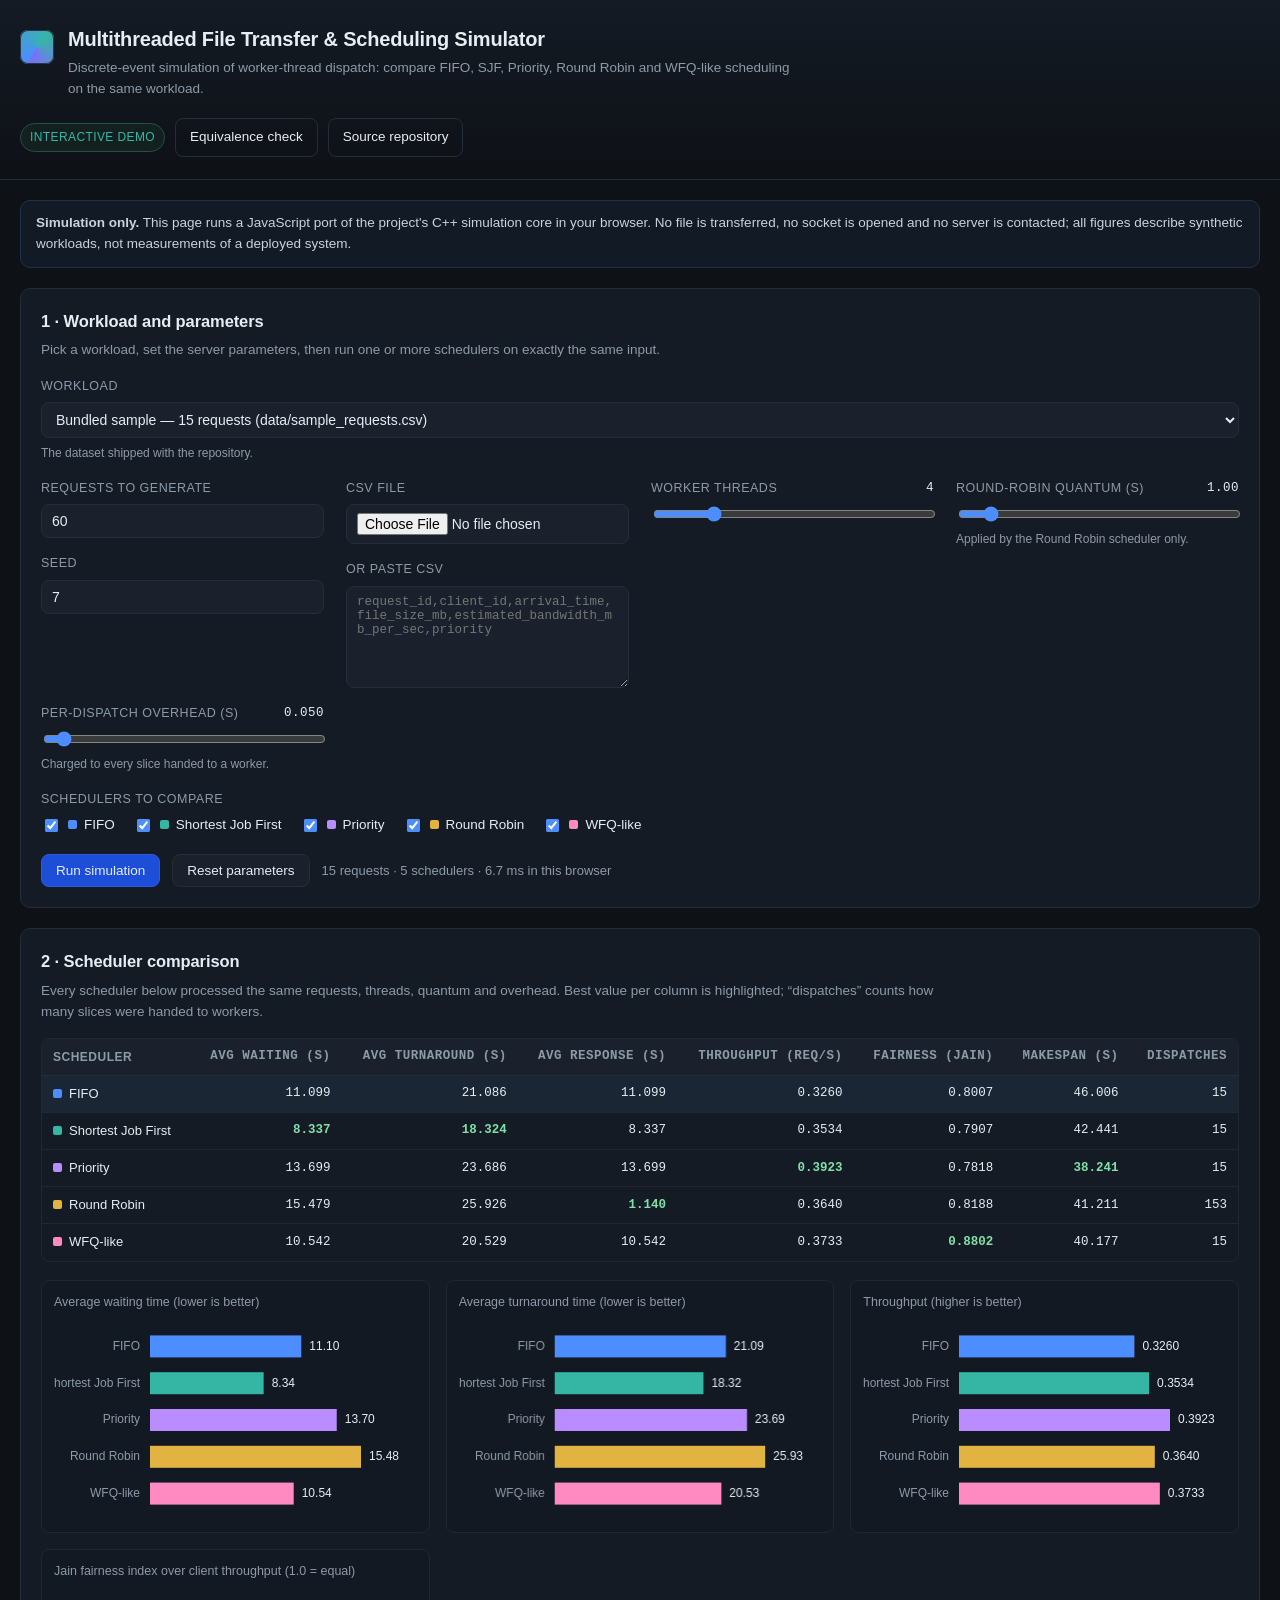
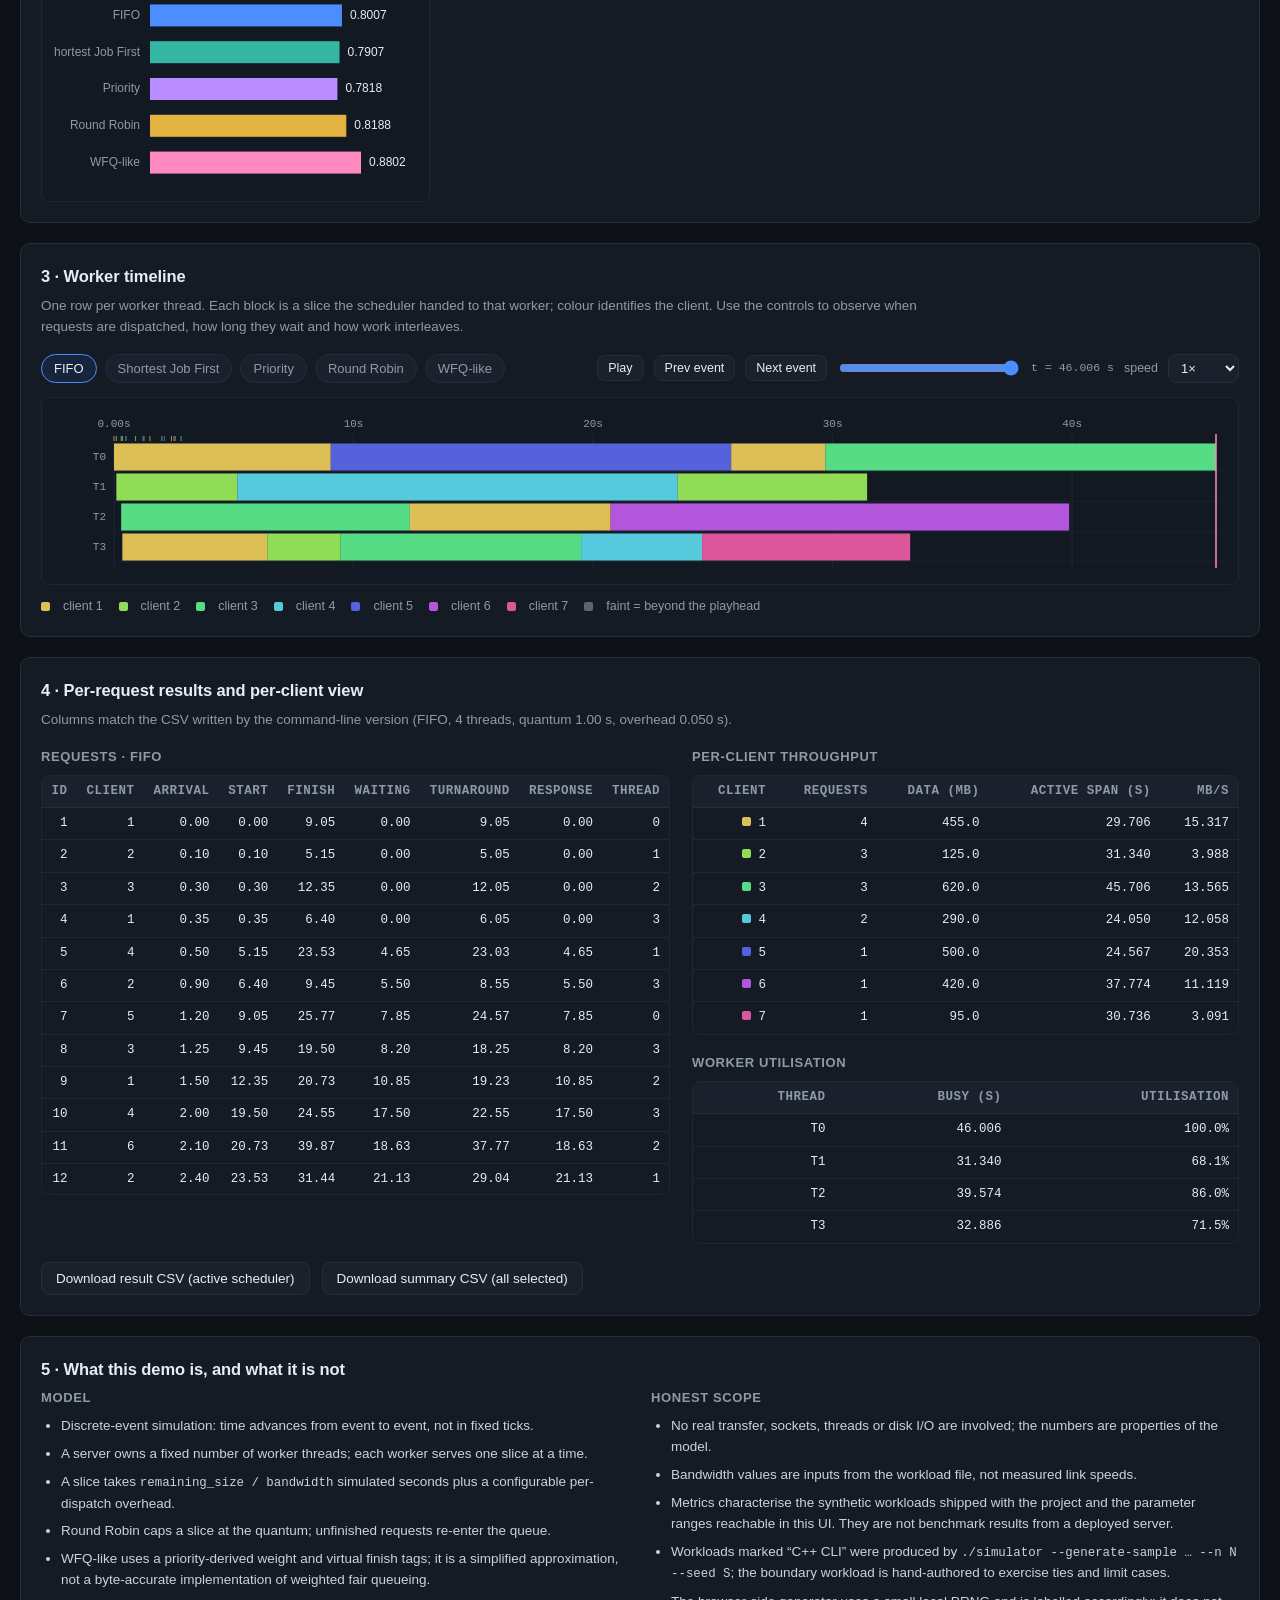
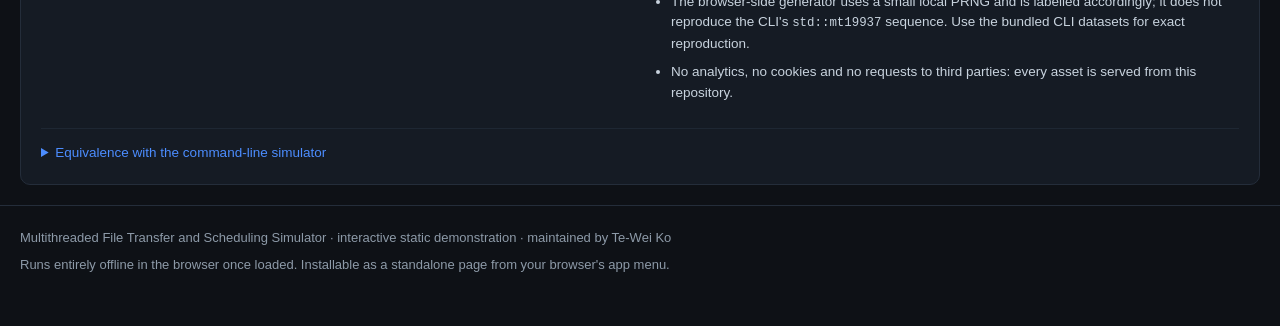
<file: docs/index.html>
<!DOCTYPE html>
<html lang="en">
<head>
<meta charset="utf-8">
<meta name="viewport" content="width=device-width, initial-scale=1">
<title>Multithreaded File Transfer &amp; Scheduling Simulator — Interactive Demo</title>
<meta name="description" content="Interactive in-browser demonstration of five transfer scheduling strategies (FIFO, SJF, Priority, Round Robin, WFQ-like) over a discrete-event simulation of worker threads.">
<meta name="theme-color" content="#0e1116">
<link rel="manifest" href="manifest.json">
<link rel="icon" href="icons/icon-192.png">
<link rel="stylesheet" href="styles.css">
</head>
<body data-status="loading">

<header class="site-header">
  <div class="wrap header-inner">
    <div class="brand">
      <span class="brand-mark" aria-hidden="true"></span>
      <div>
        <h1>Multithreaded File Transfer &amp; Scheduling Simulator</h1>
        <p class="tagline">Discrete-event simulation of worker-thread dispatch: compare FIFO, SJF, Priority, Round Robin and WFQ-like scheduling on the same workload.</p>
      </div>
    </div>
    <div class="header-links">
      <span class="badge" id="badge-mode">interactive demo</span>
      <a class="btn btn-ghost" href="verify.html">Equivalence check</a>
      <a class="btn btn-ghost" href="https://github.com/TeWei02/multithreaded-file-transfer-scheduler-simulator" target="_blank" rel="noopener">Source repository</a>
    </div>
  </div>
</header>

<div class="wrap">

  <div class="notice notice-info" id="status-banner" role="status">
    <strong>Simulation only.</strong> This page runs a JavaScript port of the project's C++ simulation core in your browser. No file is transferred, no socket is opened and no server is contacted; all figures describe synthetic workloads, not measurements of a deployed system.
  </div>
  <div class="notice notice-error" id="error-banner" hidden></div>

  <!-- ===================== CONTROLS ===================== -->
  <section class="panel" id="panel-controls">
    <div class="panel-head">
      <h2>1 · Workload and parameters</h2>
      <p class="panel-sub">Pick a workload, set the server parameters, then run one or more schedulers on exactly the same input.</p>
    </div>

    <div class="control-grid">
      <div class="field field-wide">
        <label for="workload-select">Workload</label>
        <select id="workload-select"></select>
        <p class="hint" id="workload-note"></p>
      </div>

      <div class="field" id="gen-fields" hidden>
        <label for="gen-n">Requests to generate</label>
        <input type="number" id="gen-n" min="1" max="400" step="1" value="60">
        <label for="gen-seed" class="mt">Seed</label>
        <input type="number" id="gen-seed" min="0" max="999999" step="1" value="7">
      </div>

      <div class="field" id="csv-fields" hidden>
        <label for="csv-file">CSV file</label>
        <input type="file" id="csv-file" accept=".csv,text/csv">
        <label for="csv-text" class="mt">or paste CSV</label>
        <textarea id="csv-text" rows="6" spellcheck="false" placeholder="request_id,client_id,arrival_time,file_size_mb,estimated_bandwidth_mb_per_sec,priority"></textarea>
      </div>

      <div class="field">
        <label for="threads">Worker threads <output id="threads-out">4</output></label>
        <input type="range" id="threads" min="1" max="16" step="1" value="4">
      </div>

      <div class="field">
        <label for="quantum">Round-Robin quantum (s) <output id="quantum-out">1.00</output></label>
        <input type="range" id="quantum" min="0.05" max="10" step="0.05" value="1">
        <p class="hint">Applied by the Round Robin scheduler only.</p>
      </div>

      <div class="field">
        <label for="overhead">Per-dispatch overhead (s) <output id="overhead-out">0.050</output></label>
        <input type="range" id="overhead" min="0" max="1" step="0.005" value="0.05">
        <p class="hint">Charged to every slice handed to a worker.</p>
      </div>

      <div class="field field-wide">
        <label>Schedulers to compare</label>
        <div class="checks" id="scheduler-checks"></div>
      </div>
    </div>

    <div class="actions">
      <button class="btn btn-primary" id="run-btn">Run simulation</button>
      <button class="btn" id="reset-btn">Reset parameters</button>
      <span class="run-status" id="run-status"></span>
    </div>
  </section>

  <!-- ===================== SUMMARY ===================== -->
  <section class="panel" id="panel-summary">
    <div class="panel-head">
      <h2>2 · Scheduler comparison</h2>
      <p class="panel-sub">
        Every scheduler below processed the same requests, threads, quantum and overhead.
        Best value per column is highlighted; “dispatches” counts how many slices were handed to workers.
      </p>
    </div>
    <div class="table-scroll">
      <table class="data-table" id="summary-table">
        <thead>
          <tr>
            <th>Scheduler</th>
            <th class="num">Avg waiting (s)</th>
            <th class="num">Avg turnaround (s)</th>
            <th class="num">Avg response (s)</th>
            <th class="num">Throughput (req/s)</th>
            <th class="num">Fairness (Jain)</th>
            <th class="num">Makespan (s)</th>
            <th class="num">Dispatches</th>
          </tr>
        </thead>
        <tbody></tbody>
      </table>
    </div>
    <div class="chart-grid">
      <figure class="chart">
        <figcaption>Average waiting time (lower is better)</figcaption>
        <canvas id="chart-waiting" height="200"></canvas>
      </figure>
      <figure class="chart">
        <figcaption>Average turnaround time (lower is better)</figcaption>
        <canvas id="chart-turnaround" height="200"></canvas>
      </figure>
      <figure class="chart">
        <figcaption>Throughput (higher is better)</figcaption>
        <canvas id="chart-throughput" height="200"></canvas>
      </figure>
      <figure class="chart">
        <figcaption>Jain fairness index over client throughput (1.0 = equal)</figcaption>
        <canvas id="chart-fairness" height="200"></canvas>
      </figure>
    </div>
  </section>

  <!-- ===================== TIMELINE ===================== -->
  <section class="panel" id="panel-timeline">
    <div class="panel-head">
      <h2>3 · Worker timeline</h2>
      <p class="panel-sub">
        One row per worker thread. Each block is a slice the scheduler handed to that worker; colour identifies the client.
        Use the controls to observe when requests are dispatched, how long they wait and how work interleaves.
      </p>
    </div>
    <div class="timeline-controls">
      <div class="scheduler-tabs" id="scheduler-tabs" role="tablist"></div>
      <div class="playback">
        <button class="btn btn-small" id="play-btn">Play</button>
        <button class="btn btn-small" id="step-prev" title="Jump to previous dispatch">Prev event</button>
        <button class="btn btn-small" id="step-next" title="Jump to next dispatch">Next event</button>
        <label for="scrub" class="sr-only">Timeline position</label>
        <input type="range" id="scrub" min="0" max="1" step="0.001" value="0">
        <span class="mono" id="clock">t = 0.000 s</span>
        <label for="speed">speed</label>
        <select id="speed">
          <option value="0.25">0.25×</option>
          <option value="0.5">0.5×</option>
          <option value="1" selected>1×</option>
          <option value="2">2×</option>
          <option value="4">4×</option>
        </select>
      </div>
    </div>
    <div class="gantt-wrap">
      <canvas id="gantt" height="260"></canvas>
      <div class="tooltip" id="gantt-tooltip" hidden></div>
    </div>
    <div class="legend" id="gantt-legend"></div>
  </section>

  <!-- ===================== DETAIL ===================== -->
  <section class="panel" id="panel-detail">
    <div class="panel-head">
      <h2>4 · Per-request results and per-client view</h2>
      <p class="panel-sub" id="detail-sub">Columns match the CSV written by the command-line version.</p>
    </div>
    <div class="detail-grid">
      <div>
        <h3 class="sub-head">Requests <span class="muted" id="detail-scheduler-label"></span></h3>
        <div class="table-scroll table-tall">
          <table class="data-table compact" id="detail-table">
            <thead>
              <tr>
                <th class="num">ID</th>
                <th class="num">client</th>
                <th class="num">arrival</th>
                <th class="num">start</th>
                <th class="num">finish</th>
                <th class="num">waiting</th>
                <th class="num">turnaround</th>
                <th class="num">response</th>
                <th class="num">thread</th>
              </tr>
            </thead>
            <tbody></tbody>
          </table>
        </div>
      </div>
      <div>
        <h3 class="sub-head">Per-client throughput</h3>
        <div class="table-scroll">
          <table class="data-table compact" id="client-table">
            <thead>
              <tr>
                <th class="num">client</th>
                <th class="num">requests</th>
                <th class="num">data (MB)</th>
                <th class="num">active span (s)</th>
                <th class="num">MB/s</th>
              </tr>
            </thead>
            <tbody></tbody>
          </table>
        </div>
        <h3 class="sub-head">Worker utilisation</h3>
        <div class="table-scroll">
          <table class="data-table compact" id="worker-table">
            <thead>
              <tr><th class="num">thread</th><th class="num">busy (s)</th><th class="num">utilisation</th></tr>
            </thead>
            <tbody></tbody>
          </table>
        </div>
      </div>
    </div>
    <div class="actions">
      <button class="btn" id="export-results-btn">Download result CSV (active scheduler)</button>
      <button class="btn" id="export-summary-btn">Download summary CSV (all selected)</button>
    </div>
  </section>

  <!-- ===================== METHOD ===================== -->
  <section class="panel" id="panel-method">
    <div class="panel-head">
      <h2>5 · What this demo is, and what it is not</h2>
    </div>
    <div class="method-grid">
      <div>
        <h3 class="sub-head">Model</h3>
        <ul>
          <li>Discrete-event simulation: time advances from event to event, not in fixed ticks.</li>
          <li>A server owns a fixed number of worker threads; each worker serves one slice at a time.</li>
          <li>A slice takes <span class="mono">remaining_size / bandwidth</span> simulated seconds plus a configurable per-dispatch overhead.</li>
          <li>Round Robin caps a slice at the quantum; unfinished requests re-enter the queue.</li>
          <li>WFQ-like uses a priority-derived weight and virtual finish tags; it is a simplified approximation, not a byte-accurate implementation of weighted fair queueing.</li>
        </ul>
      </div>
      <div>
        <h3 class="sub-head">Honest scope</h3>
        <ul>
          <li>No real transfer, sockets, threads or disk I/O are involved; the numbers are properties of the model.</li>
          <li>Bandwidth values are inputs from the workload file, not measured link speeds.</li>
          <li>Metrics characterise the synthetic workloads shipped with the project and the parameter ranges reachable in this UI. They are not benchmark results from a deployed server.</li>
          <li>Workloads marked “C++ CLI” were produced by <span class="mono">./simulator --generate-sample … --n N --seed S</span>; the boundary workload is hand-authored to exercise ties and limit cases.</li>
          <li>The browser-side generator uses a small local PRNG and is labelled accordingly; it does not reproduce the CLI's <span class="mono">std::mt19937</span> sequence. Use the bundled CLI datasets for exact reproduction.</li>
          <li>No analytics, no cookies and no requests to third parties: every asset is served from this repository.</li>
        </ul>
      </div>
    </div>
    <details class="details">
      <summary>Equivalence with the command-line simulator</summary>
      <p>
        The JavaScript core (<span class="mono">engine.js</span>) mirrors the C++ modules <span class="mono">scheduler</span>,
        <span class="mono">simulation_engine</span> and <span class="mono">metrics</span> operation by operation, including the
        heap procedures used by the C++ standard library implementation and the tie-breaking rules among equal keys.
        Across 12 reference configurations and all five schedulers the port reproduces 2455 per-request rows and 60
        summary rows of the command-line output; the largest deviation observed is 4.99e-5, inside the four-decimal
        rounding of the CSV the CLI writes. You can re-run the whole comparison yourself on the
        <a href="verify.html">equivalence check page</a>: it replays those twelve workloads in your browser against the
        CSV files recorded from the command-line simulator, which are stored as plain text in
        <span class="mono">oracle_bundle.js</span>.
      </p>
    </details>
  </section>

</div>

<footer class="site-footer">
  <div class="wrap">
    <p>Multithreaded File Transfer and Scheduling Simulator · interactive static demonstration · maintained by Te-Wei Ko</p>
    <p class="muted">Runs entirely offline in the browser once loaded. Installable as a standalone page from your browser's app menu.</p>
  </div>
</footer>

<pre id="diag" hidden></pre>

<script src="engine.js"></script>
<script src="app.js"></script>
</body>
</html>
</file>
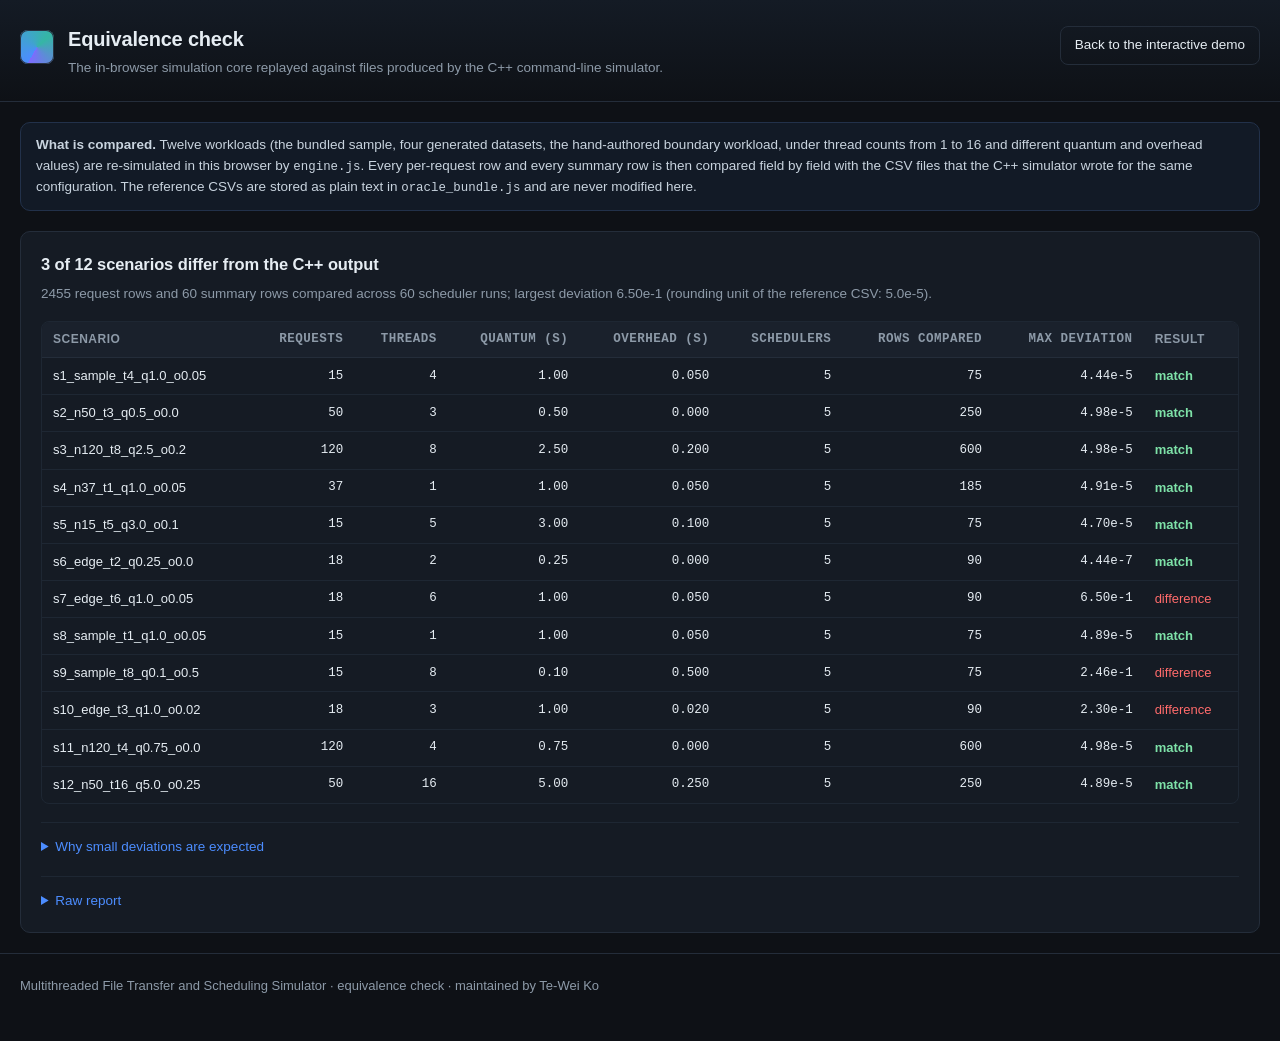
<file: docs/verify.html>
<!DOCTYPE html>
<html lang="en">
<head>
<meta charset="utf-8">
<meta name="viewport" content="width=device-width, initial-scale=1">
<title>Equivalence check — JavaScript port vs. C++ command-line output</title>
<meta name="description" content="Replays twelve reference workloads through the in-browser simulation core and compares every request row and summary row against the CSV written by the C++ command-line simulator.">
<meta name="theme-color" content="#0e1116">
<link rel="icon" href="icons/icon-192.png">
<link rel="stylesheet" href="styles.css">
</head>
<body data-status="running">

<header class="site-header">
  <div class="wrap header-inner">
    <div class="brand">
      <span class="brand-mark" aria-hidden="true"></span>
      <div>
        <h1>Equivalence check</h1>
        <p class="tagline">The in-browser simulation core replayed against files produced by the C++ command-line simulator.</p>
      </div>
    </div>
    <div class="header-links">
      <a class="btn btn-ghost" href="index.html">Back to the interactive demo</a>
    </div>
  </div>
</header>

<div class="wrap">

  <div class="notice notice-info">
    <strong>What is compared.</strong> Twelve workloads (the bundled sample, four generated datasets, the hand-authored
    boundary workload, under thread counts from 1 to 16 and different quantum and overhead values) are re-simulated in this
    browser by <span class="mono">engine.js</span>. Every per-request row and every summary row is then compared field by
    field with the CSV files that the C++ simulator wrote for the same configuration. The reference CSVs are stored as
    plain text in <span class="mono">oracle_bundle.js</span> and are never modified here.
  </div>

  <section class="panel">
    <div class="panel-head">
      <h2 id="verdict">Checking…</h2>
      <p class="panel-sub" id="verdict-sub">Replaying workloads in your browser.</p>
    </div>
    <div class="table-scroll">
      <table class="data-table" id="scenario-table">
        <thead>
          <tr>
            <th>Scenario</th>
            <th class="num">requests</th>
            <th class="num">threads</th>
            <th class="num">quantum (s)</th>
            <th class="num">overhead (s)</th>
            <th class="num">schedulers</th>
            <th class="num">rows compared</th>
            <th class="num">max deviation</th>
            <th>result</th>
          </tr>
        </thead>
        <tbody></tbody>
      </table>
    </div>
    <details class="details">
      <summary>Why small deviations are expected</summary>
      <p>
        The command-line simulator writes times with four decimal places. Any difference smaller than 5e-5 therefore comes
        from that rounding step rather than from a different result. The check accepts a row when the deviation stays
        inside that rounding unit and flags anything larger.
      </p>
    </details>
    <details class="details">
      <summary>Raw report</summary>
      <pre class="mono" id="raw-report" style="white-space:pre-wrap;word-break:break-word;max-height:320px;overflow:auto"></pre>
    </details>
  </section>

</div>

<footer class="site-footer">
  <div class="wrap">
    <p>Multithreaded File Transfer and Scheduling Simulator · equivalence check · maintained by Te-Wei Ko</p>
  </div>
</footer>

<pre id="parity-result" hidden>RUNNING</pre>

<script src="engine.js"></script>
<script src="oracle_bundle.js"></script>
<script>
(function () {
  'use strict';
  var bundle = window.ORACLE_BUNDLE;
  var MFTS = window.MFTS;
  var NUMERIC_ROW_FIELDS = ['arrival_time', 'start_time', 'finish_time', 'waiting_time',
                            'turnaround_time', 'response_time'];
  var SUMMARY_FIELDS = ['avg_waiting_time', 'avg_turnaround_time', 'avg_response_time',
                        'throughput', 'fairness_index', 'total_completion_time'];
  var ROW_TOLERANCE = 5e-5;      // the CLI prints four decimals
  var SUMMARY_TOLERANCE = 5e-6;  // the CLI prints six decimals

  var report = {
    scenarios: [], mismatches: 0, maxAbsDiff: 0,
    comparedRows: 0, comparedSummaries: 0, comparedSchedulers: 0
  };

  function camel(field) {
    return field.replace(/_([a-z])/g, function (m, c) { return c.toUpperCase(); });
  }

  function process() {
    for (var si = 0; si < bundle.scenarios.length; si++) {
      var sc = bundle.scenarios[si];
      var parsed = MFTS.parseRequestsCsv(sc.inputCsv);
      if (parsed.error) {
        report.mismatches++;
        report.scenarios.push({ name: sc.name, ok: false, error: parsed.error });
        continue;
      }
      var entry = {
        name: sc.name,
        requests: parsed.requests.length,
        threads: sc.config.threads,
        quantumSec: sc.config.quantumSec,
        overheadSec: sc.config.overheadSec,
        schedulers: MFTS.SCHEDULERS.length,
        rows: 0,
        maxAbsDiff: 0,
        problems: 0,
        ok: true
      };

      for (var k = 0; k < MFTS.SCHEDULERS.length; k++) {
        var sched = MFTS.SCHEDULERS[k];
        var run = MFTS.runOneScheduler(sched, parsed.requests, sc.config);
        var expectedRows = sc.expectedRows[sched];
        var expectedSummary = sc.expectedSummary[sched];
        report.comparedSchedulers++;

        if (run.rows.length !== expectedRows.length) {
          entry.rows += expectedRows.length;
          entry.problems++;
          entry.ok = false;
          continue;
        }
        for (var ri = 0; ri < run.rows.length; ri++) {
          var got = run.rows[ri];
          var want = expectedRows[ri];
          if (got.requestId !== parseInt(want.request_id, 10) ||
              String(got.clientId) !== want.client_id ||
              String(got.assignedThread) !== want.assigned_thread ||
              got.scheduler !== want.scheduler_name) {
            entry.problems++;
          }
          for (var f = 0; f < NUMERIC_ROW_FIELDS.length; f++) {
            var field = NUMERIC_ROW_FIELDS[f];
            var diff = Math.abs(got[camel(field)] - parseFloat(want[field]));
            if (diff > entry.maxAbsDiff) entry.maxAbsDiff = diff;
            if (diff > ROW_TOLERANCE) entry.problems++;
          }
          report.comparedRows++;
          entry.rows++;
        }
        for (var f2 = 0; f2 < SUMMARY_FIELDS.length; f2++) {
          var sf = SUMMARY_FIELDS[f2];
          var sdiff = Math.abs(run.summary[camel(sf)] - parseFloat(expectedSummary[sf]));
          if (sdiff > entry.maxAbsDiff) entry.maxAbsDiff = sdiff;
          if (sdiff > SUMMARY_TOLERANCE) entry.problems++;
        }
        report.comparedSummaries++;
      }

      if (entry.maxAbsDiff > report.maxAbsDiff) report.maxAbsDiff = entry.maxAbsDiff;
      if (!entry.ok || entry.problems > 0) { entry.ok = false; report.mismatches++; }
      report.scenarios.push(entry);
    }
    render();
  }

  function fmt(v, d) { return Number(v).toFixed(d); }

  function render() {
    var ok = report.mismatches === 0;
    document.getElementById('verdict').textContent = ok
      ? 'All ' + report.scenarios.length + ' scenarios reproduce the C++ output'
      : report.mismatches + ' of ' + report.scenarios.length + ' scenarios differ from the C++ output';
    document.getElementById('verdict-sub').textContent =
      report.comparedRows + ' request rows and ' + report.comparedSummaries +
      ' summary rows compared across ' + report.comparedSchedulers +
      ' scheduler runs; largest deviation ' + report.maxAbsDiff.toExponential(2) +
      ' (rounding unit of the reference CSV: 5.0e-5).';

    var html = '';
    report.scenarios.forEach(function (sc) {
      html += '<tr>' +
        '<td>' + sc.name + '</td>' +
        '<td class="num">' + (sc.requests === undefined ? '—' : sc.requests) + '</td>' +
        '<td class="num">' + (sc.threads === undefined ? '—' : sc.threads) + '</td>' +
        '<td class="num">' + (sc.quantumSec === undefined ? '—' : fmt(sc.quantumSec, 2)) + '</td>' +
        '<td class="num">' + (sc.overheadSec === undefined ? '—' : fmt(sc.overheadSec, 3)) + '</td>' +
        '<td class="num">' + (sc.schedulers === undefined ? '—' : sc.schedulers) + '</td>' +
        '<td class="num">' + (sc.rows === undefined ? '—' : sc.rows) + '</td>' +
        '<td class="num">' + (sc.maxAbsDiff === undefined ? '—' : sc.maxAbsDiff.toExponential(2)) + '</td>' +
        '<td>' + (sc.ok ? '<span class="best">match</span>' : '<span style="color:var(--danger)">difference</span>') + '</td>' +
        '</tr>';
    });
    document.querySelector('#scenario-table tbody').innerHTML = html;

    var json = JSON.stringify(report, null, 1);
    document.getElementById('raw-report').textContent = json;
    document.getElementById('parity-result').textContent = json;
    document.body.dataset.status = 'ready';
  }

  try {
    process();
  } catch (err) {
    document.getElementById('verdict').textContent = 'The check could not run: ' + err.message;
    document.body.dataset.status = 'error';
  }
})();
</script>
</body>
</html>
</file>
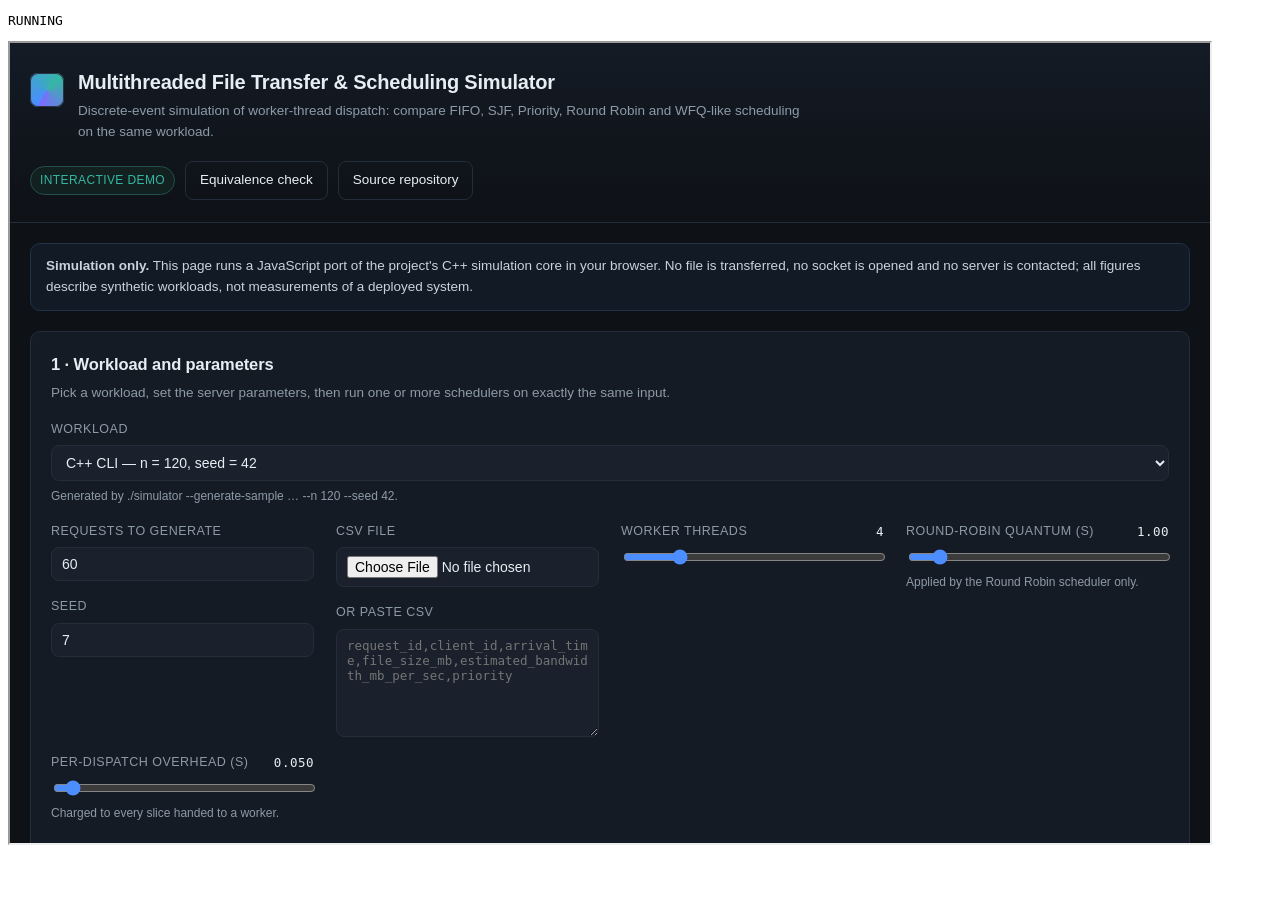
<file: tools/ui_smoke.html>
<!DOCTYPE html>
<html lang="en">
<head>
<meta charset="utf-8">
<title>temporary UI smoke test</title>
</head>
<body>
<pre id="smoke">RUNNING</pre>
<iframe id="frame" src="../docs/index.html" style="width:1200px;height:800px"></iframe>
<script>
(function () {
  var out = document.getElementById('smoke');
  var frame = document.getElementById('frame');
  var steps = [];
  var errors = [];

  function rec(name, passed, detail) {
    steps.push({ step: name, passed: !!passed, detail: detail === undefined ? '' : detail });
  }

  function doc() { return frame.contentDocument; }
  function win() { return frame.contentWindow; }

  function diag() {
    try { return JSON.parse(doc().getElementById('diag').textContent); } catch (e) { return null; }
  }
  function seq() { var d = diag(); return d ? d.runSeq : 0; }

  function waitReady(prevSeq, timeoutMs) {
    timeoutMs = timeoutMs || 25000;
    return new Promise(function (resolve, reject) {
      var start = Date.now();
      (function poll() {
        var d = diag();
        if (d && d.status === 'ready' && (prevSeq === undefined || d.runSeq > prevSeq)) return resolve(d);
        if (Date.now() - start > timeoutMs) return reject(new Error('timeout waiting for a fresh run'));
        setTimeout(poll, 60);
      })();
    });
  }

  function rows(sel) { return doc().querySelectorAll(sel).length; }
  function ev(type) { return new (win().Event)(type, { bubbles: true }); }

  frame.addEventListener('load', function () {
    win().addEventListener('error', function (e) { errors.push(String(e.message)); });
    waitReady().then(function (d) {
      rec('initial run (sample workload)', d.requests === 15 && d.summaryRows === 5,
        'requests=' + d.requests + ' schedulers=' + d.summaryRows + ' rows=' + d.detailRows);
      rec('summary table rows rendered', rows('#summary-table tbody tr') === 5,
        'rows=' + rows('#summary-table tbody tr'));
      rec('detail table rows rendered', rows('#detail-table tbody tr') === 15,
        'rows=' + rows('#detail-table tbody tr'));
      rec('gantt canvas painted',
        doc().getElementById('gantt').width > 300 && doc().getElementById('gantt').height > 100,
        'canvas=' + doc().getElementById('gantt').width + 'x' + doc().getElementById('gantt').height);
      rec('legend has client swatches', doc().getElementById('gantt-legend').children.length > 0,
        'entries=' + doc().getElementById('gantt-legend').children.length);
      rec('error banner hidden', doc().getElementById('error-banner').hidden === true);
      rec('best-value highlighting present', rows('#summary-table .best') > 0,
        'highlighted cells=' + rows('#summary-table .best'));

      // 1. switch workload to the 120-request dataset
      var before = seq();
      var select = doc().getElementById('workload-select');
      select.value = 'n120';
      select.dispatchEvent(ev('change'));
      return waitReady(before);
    }).then(function () {
      var d = diag();
      rec('workload switch to n=120 dataset', d.requests === 120 && d.workload === 'n120',
        'requests=' + d.requests + ' source=' + d.source);
      rec('detail table grew to 120 rows', rows('#detail-table tbody tr') === 120,
        'rows=' + rows('#detail-table tbody tr'));

      // 2. toggle a scheduler off
      var before = seq();
      var checks = doc().querySelectorAll('#scheduler-checks input');
      checks[3].checked = false;
      checks[3].dispatchEvent(ev('change'));
      return waitReady(before);
    }).then(function () {
      var d = diag();
      rec('unchecking a scheduler drops a column set',
        d.summaryRows === 4 && rows('#summary-table tbody tr') === 4,
        'schedulers=' + d.schedulers.join(',') + ' rows=' + d.summaryRows);

      // 3. switch the timeline to another scheduler
      doc().querySelectorAll('#scheduler-tabs .tab')[1].click();
      var label = doc().getElementById('detail-scheduler-label').textContent;
      rec('timeline tab switches the detail view', /Shortest Job First/i.test(label), 'label=' + label);

      // 4. event stepping
      var clockBefore = doc().getElementById('clock').textContent;
      doc().getElementById('step-prev').click();
      var clockPrev = doc().getElementById('clock').textContent;
      doc().getElementById('step-next').click();
      var clockNext = doc().getElementById('clock').textContent;
      rec('event stepping moves the playhead',
        clockBefore !== clockPrev && clockPrev !== clockNext,
        'before=' + clockBefore + ' prev=' + clockPrev + ' next=' + clockNext);

      // 5. playback
      doc().getElementById('play-btn').click();
      var label2 = doc().getElementById('play-btn').textContent;
      rec('play button switches to Pause', label2 === 'Pause', 'label=' + label2);
      var playStart = doc().getElementById('clock').textContent;
      return new Promise(function (resolve) { setTimeout(function () { resolve(playStart); }, 900); });
    }).then(function (playStart) {
      var clock = doc().getElementById('clock').textContent;
      rec('playback advances the clock', clock !== playStart, 'before=' + playStart + ' after=' + clock);
      doc().getElementById('play-btn').click();
      rec('play button returns to Play', doc().getElementById('play-btn').textContent === 'Play');

      var scrub = doc().getElementById('scrub');
      scrub.value = '0.5';
      scrub.dispatchEvent(ev('input'));
      rec('scrub controls the playhead', /t = /.test(doc().getElementById('clock').textContent),
        doc().getElementById('clock').textContent);

      // 6. change threads
      var before = seq();
      var threads = doc().getElementById('threads');
      threads.value = '9';
      threads.dispatchEvent(ev('input'));
      threads.dispatchEvent(ev('change'));
      return waitReady(before);
    }).then(function () {
      var d = diag();
      rec('thread count change is applied',
        d.threads === 9 && rows('#worker-table tbody tr') === 9,
        'threads=' + d.threads + ' worker rows=' + rows('#worker-table tbody tr'));

      // 7. custom CSV pasted into the page
      var before = seq();
      var textarea = doc().getElementById('csv-text');
      textarea.value = 'request_id,client_id,arrival_time,file_size_mb,estimated_bandwidth_mb_per_sec,priority\n' +
        '1,3,0.0,100,10,5\n2,3,0.5,50,25,1\n3,7,0.9,400,8,9\n';
      textarea.dispatchEvent(ev('change'));
      return waitReady(before);
    }).then(function () {
      var d = diag();
      rec('pasted CSV is simulated', d.requests === 3 && d.workload === 'custom', 'requests=' + d.requests);
      rec('no runtime errors in the page', errors.length === 0, errors.join(' | '));
      finish();
    }).catch(function (err) {
      rec('harness completed without throwing', false, String((err && err.message) || err));
      finish();
    });
  });

  function finish() {
    var failed = steps.filter(function (s) { return !s.passed; });
    out.textContent = JSON.stringify({
      status: failed.length === 0 ? 'UI_SMOKE_OK' : 'UI_SMOKE_FAIL',
      passed: steps.length - failed.length,
      failed: failed.length,
      steps: steps
    }, null, 1);
    document.title = failed.length === 0 ? 'UI_SMOKE_OK' : 'UI_SMOKE_FAIL';
  }

  window.addEventListener('error', function (e) { errors.push('outer: ' + e.message); });
})();
</script>
</body>
</html>
</file>
<file: docs/styles.css>
:root {
  --bg: #0e1116;
  --bg-soft: #131922;
  --panel: #151b24;
  --panel-2: #1a212c;
  --border: #242d3a;
  --border-soft: #1e2733;
  --text: #e6edf3;
  --muted: #8d9aa8;
  --accent: #4c8dff;
  --accent-2: #35b6a4;
  --warn: #e3b341;
  --danger: #ff6b6b;
  --radius: 10px;
  --mono: ui-monospace, SFMono-Regular, "SF Mono", Menlo, Consolas, monospace;
}

* { box-sizing: border-box; }

html { -webkit-text-size-adjust: 100%; }

body {
  margin: 0;
  background: var(--bg);
  color: var(--text);
  font-family: -apple-system, BlinkMacSystemFont, "Segoe UI", Roboto, "Helvetica Neue", Arial, sans-serif;
  font-size: 15px;
  line-height: 1.55;
}

.wrap { width: min(1240px, 100% - 40px); margin: 0 auto; }

.mono { font-family: var(--mono); font-size: 0.92em; }
.muted { color: var(--muted); }
.sr-only {
  position: absolute; width: 1px; height: 1px; padding: 0; margin: -1px;
  overflow: hidden; clip: rect(0, 0, 0, 0); white-space: nowrap; border: 0;
}

/* ---------- header ---------- */
.site-header {
  border-bottom: 1px solid var(--border);
  background: linear-gradient(180deg, #141b25 0%, #0e1116 100%);
  padding: 26px 0 22px;
}
.header-inner { display: flex; flex-wrap: wrap; gap: 18px; align-items: flex-start; justify-content: space-between; }
.brand { display: flex; gap: 14px; align-items: flex-start; max-width: 780px; }
.brand-mark {
  flex: 0 0 auto; width: 34px; height: 34px; border-radius: 8px; margin-top: 4px;
  background: conic-gradient(from 210deg, var(--accent), var(--accent-2) 55%, #7d6bff 100%);
  box-shadow: 0 0 0 1px #2a3444 inset;
}
.site-header h1 { font-size: 20px; line-height: 1.3; margin: 0 0 6px; letter-spacing: -0.2px; }
.tagline { margin: 0; color: var(--muted); font-size: 13.5px; }
.header-links { display: flex; align-items: center; gap: 10px; flex-wrap: wrap; }
.badge {
  display: inline-block; font-size: 12px; letter-spacing: 0.4px; text-transform: uppercase;
  color: var(--accent-2); border: 1px solid #235049; background: #12211f;
  padding: 4px 9px; border-radius: 999px;
}

/* ---------- buttons ---------- */
.btn {
  appearance: none; border: 1px solid var(--border); background: var(--panel-2);
  color: var(--text); font-size: 13.5px; padding: 8px 14px; border-radius: 8px;
  cursor: pointer; text-decoration: none; display: inline-flex; align-items: center;
  gap: 6px; transition: border-color 0.15s ease, background 0.15s ease, transform 0.05s ease;
}
.btn:hover { border-color: #3a4757; background: #202a37; }
.btn:active { transform: translateY(1px); }
.btn:disabled { opacity: 0.5; cursor: not-allowed; }
.btn-primary { background: #1d4ed8; border-color: #2b5ce6; }
.btn-primary:hover { background: #2458e8; border-color: #3f6ef0; }
.btn-small { font-size: 12.5px; padding: 5px 10px; }
.btn-ghost { background: transparent; }

/* ---------- notices ---------- */
.notice {
  border: 1px solid var(--border); border-radius: var(--radius);
  padding: 12px 15px; margin: 20px 0 0; font-size: 13.5px; color: #c8d3de;
}
.notice-info { background: #121a26; border-color: #22314a; }
.notice-error { background: #2a1618; border-color: #5c2626; color: #ffd3d3; margin-top: 12px; }

/* ---------- panels ---------- */
.panel {
  background: var(--panel); border: 1px solid var(--border);
  border-radius: var(--radius); padding: 20px; margin: 20px 0;
}
.panel-head h2 { margin: 0 0 6px; font-size: 16.5px; letter-spacing: -0.1px; }
.panel-sub { margin: 0 0 16px; color: var(--muted); font-size: 13.5px; max-width: 900px; }
.sub-head { font-size: 13px; text-transform: uppercase; letter-spacing: 0.6px; color: var(--muted); margin: 18px 0 8px; }
.sub-head:first-child { margin-top: 0; }

/* ---------- controls ---------- */
.control-grid {
  display: grid; gap: 16px 22px;
  grid-template-columns: repeat(auto-fit, minmax(230px, 1fr));
}
.field { display: flex; flex-direction: column; gap: 6px; }
.field-wide { grid-column: 1 / -1; }
.field label { font-size: 12.5px; text-transform: uppercase; letter-spacing: 0.5px; color: var(--muted); }
.field label.mt { margin-top: 10px; }
.field output { float: right; font-family: var(--mono); color: var(--text); text-transform: none; }
select, input[type="number"], input[type="file"], textarea {
  background: var(--panel-2); border: 1px solid var(--border); color: var(--text);
  border-radius: 8px; padding: 8px 10px; font-size: 14px; font-family: inherit; width: 100%;
}
textarea { font-family: var(--mono); font-size: 12.5px; resize: vertical; }
input[type="range"] { width: 100%; accent-color: var(--accent); }
.hint { margin: 0; font-size: 12px; color: var(--muted); }
.checks { display: flex; flex-wrap: wrap; gap: 10px 18px; }
.checks label {
  display: flex; align-items: center; gap: 7px; font-size: 13.5px;
  text-transform: none; letter-spacing: 0; color: var(--text); cursor: pointer;
}
.checks input { accent-color: var(--accent); }
.actions { display: flex; align-items: center; gap: 12px; flex-wrap: wrap; margin-top: 18px; }
.run-status { color: var(--muted); font-size: 13px; }

/* ---------- tables ---------- */
.table-scroll { overflow: auto; border: 1px solid var(--border-soft); border-radius: 8px; }
.table-tall { max-height: 420px; }
.data-table { width: 100%; border-collapse: collapse; font-size: 13px; }
.data-table th, .data-table td { padding: 8px 11px; text-align: left; border-bottom: 1px solid var(--border-soft); white-space: nowrap; }
.data-table thead th {
  position: sticky; top: 0; background: var(--panel-2); color: var(--muted);
  font-weight: 600; font-size: 12px; text-transform: uppercase; letter-spacing: 0.5px;
  border-bottom: 1px solid var(--border); z-index: 1;
}
.data-table tbody tr:last-child td { border-bottom: none; }
.data-table td.num, .data-table th.num { text-align: right; font-family: var(--mono); font-size: 12.5px; }
.data-table.compact th, .data-table.compact td { padding: 6px 9px; }
.data-table tbody tr.is-active { background: #1b2635; }
.data-table .best { color: #7ee2a8; font-weight: 600; }
.card-swatch { display: inline-block; width: 9px; height: 9px; border-radius: 2px; margin-right: 7px; vertical-align: baseline; }

/* ---------- charts ---------- */
.chart-grid {
  display: grid; gap: 16px; margin-top: 18px;
  grid-template-columns: repeat(auto-fit, minmax(300px, 1fr));
}
.chart { margin: 0; background: var(--bg-soft); border: 1px solid var(--border-soft); border-radius: 8px; padding: 12px; }
.chart figcaption { font-size: 12.5px; color: var(--muted); margin-bottom: 8px; }
.chart canvas { width: 100%; display: block; }

/* ---------- timeline ---------- */
.timeline-controls {
  display: flex; flex-wrap: wrap; gap: 14px; align-items: center;
  justify-content: space-between; margin-bottom: 14px;
}
.scheduler-tabs { display: flex; flex-wrap: wrap; gap: 8px; }
.tab {
  border: 1px solid var(--border); background: var(--panel-2); color: var(--muted);
  padding: 6px 12px; border-radius: 999px; font-size: 13px; cursor: pointer;
}
.tab.is-active { color: var(--text); border-color: var(--accent); background: #16243c; }
.playback { display: flex; flex-wrap: wrap; gap: 10px; align-items: center; font-size: 12.5px; color: var(--muted); }
.playback input[type="range"] { width: 180px; }
.playback select { width: auto; padding: 5px 8px; font-size: 13px; }
.gantt-wrap { position: relative; background: var(--bg-soft); border: 1px solid var(--border-soft); border-radius: 8px; padding: 10px; }
.gantt-wrap canvas { width: 100%; display: block; }
.tooltip {
  position: absolute; pointer-events: none; z-index: 3; max-width: 300px;
  background: #0b0f14; border: 1px solid #33404f; border-radius: 6px;
  padding: 7px 10px; font-size: 12.5px; font-family: var(--mono); color: var(--text);
  box-shadow: 0 8px 22px rgba(0, 0, 0, 0.45);
}
.legend { display: flex; flex-wrap: wrap; gap: 10px 16px; margin-top: 12px; font-size: 12.5px; color: var(--muted); }
.legend span { display: inline-flex; align-items: center; gap: 6px; }

/* ---------- detail ---------- */
.detail-grid { display: grid; gap: 22px; grid-template-columns: minmax(0, 1.15fr) minmax(0, 1fr); }
@media (max-width: 900px) { .detail-grid { grid-template-columns: 1fr; } }

/* ---------- method ---------- */
.method-grid { display: grid; gap: 22px; grid-template-columns: repeat(auto-fit, minmax(320px, 1fr)); }
.method-grid ul { margin: 0; padding-left: 20px; }
.method-grid li { margin-bottom: 7px; color: #c8d3de; font-size: 13.5px; }
.details { margin-top: 18px; border-top: 1px solid var(--border-soft); padding-top: 14px; }
.details summary { cursor: pointer; font-size: 13.5px; color: var(--accent); }
.details p { color: var(--muted); font-size: 13.5px; }

/* ---------- footer ---------- */
.site-footer { border-top: 1px solid var(--border); margin-top: 8px; padding: 22px 0 40px; color: var(--muted); font-size: 13px; }
.site-footer p { margin: 0 0 6px; }
</file>
